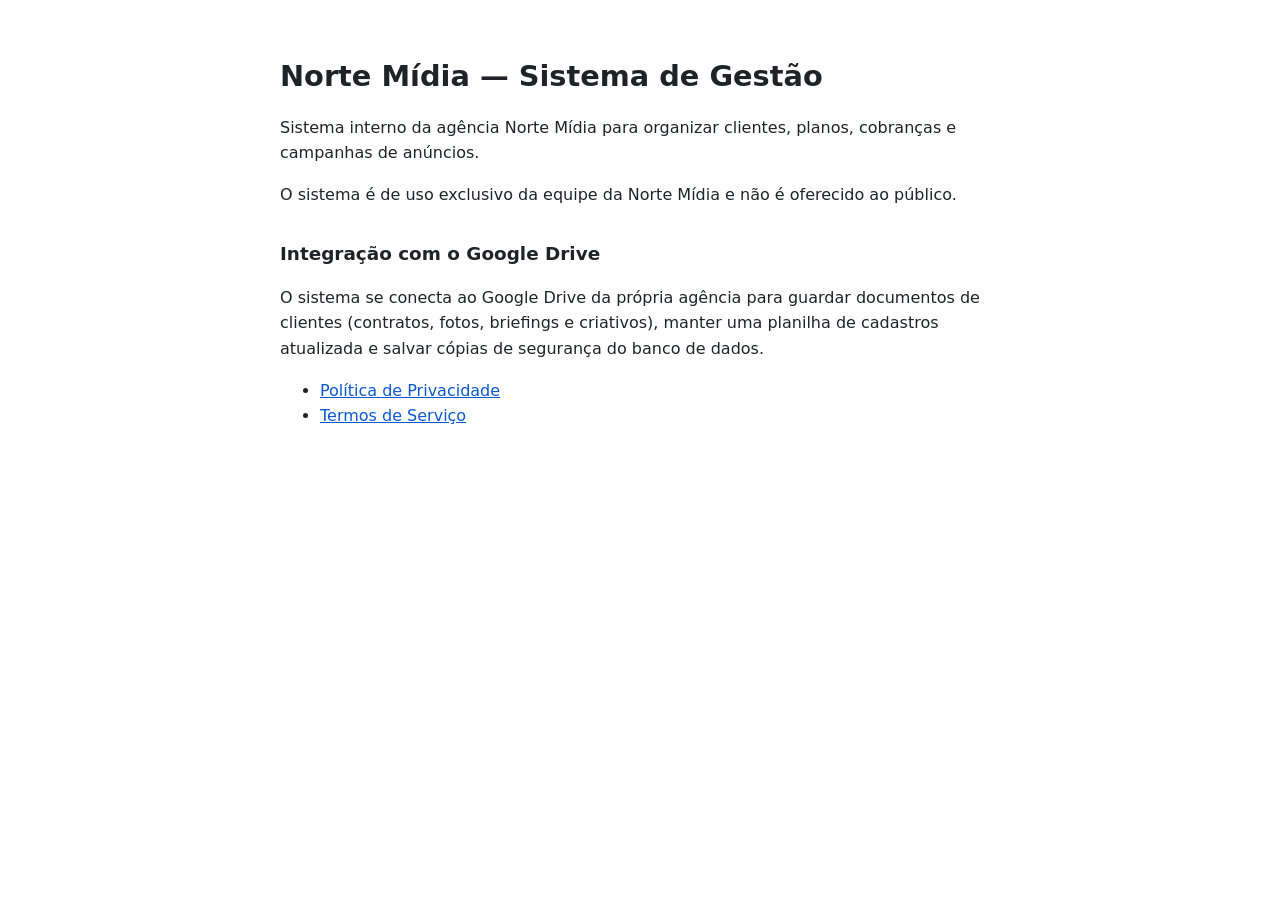
<file: index.html>
<!doctype html>
<html lang="pt-BR">
<head>
<meta charset="utf-8">
<meta name="viewport" content="width=device-width, initial-scale=1">
<title>Norte Mídia — Sistema de Gestão</title>
<link rel="stylesheet" href="estilo.css">
</head>
<body>
<main>
  <h1>Norte Mídia — Sistema de Gestão</h1>
  <p>Sistema interno da agência Norte Mídia para organizar clientes, planos, cobranças e campanhas de anúncios.</p>
  <p>O sistema é de uso exclusivo da equipe da Norte Mídia e não é oferecido ao público.</p>
  <h2>Integração com o Google Drive</h2>
  <p>O sistema se conecta ao Google Drive da própria agência para guardar documentos de clientes (contratos, fotos, briefings e criativos), manter uma planilha de cadastros atualizada e salvar cópias de segurança do banco de dados.</p>
  <ul>
    <li><a href="privacidade.html">Política de Privacidade</a></li>
    <li><a href="termos.html">Termos de Serviço</a></li>
  </ul>
</main>
</body>
</html>
</file>
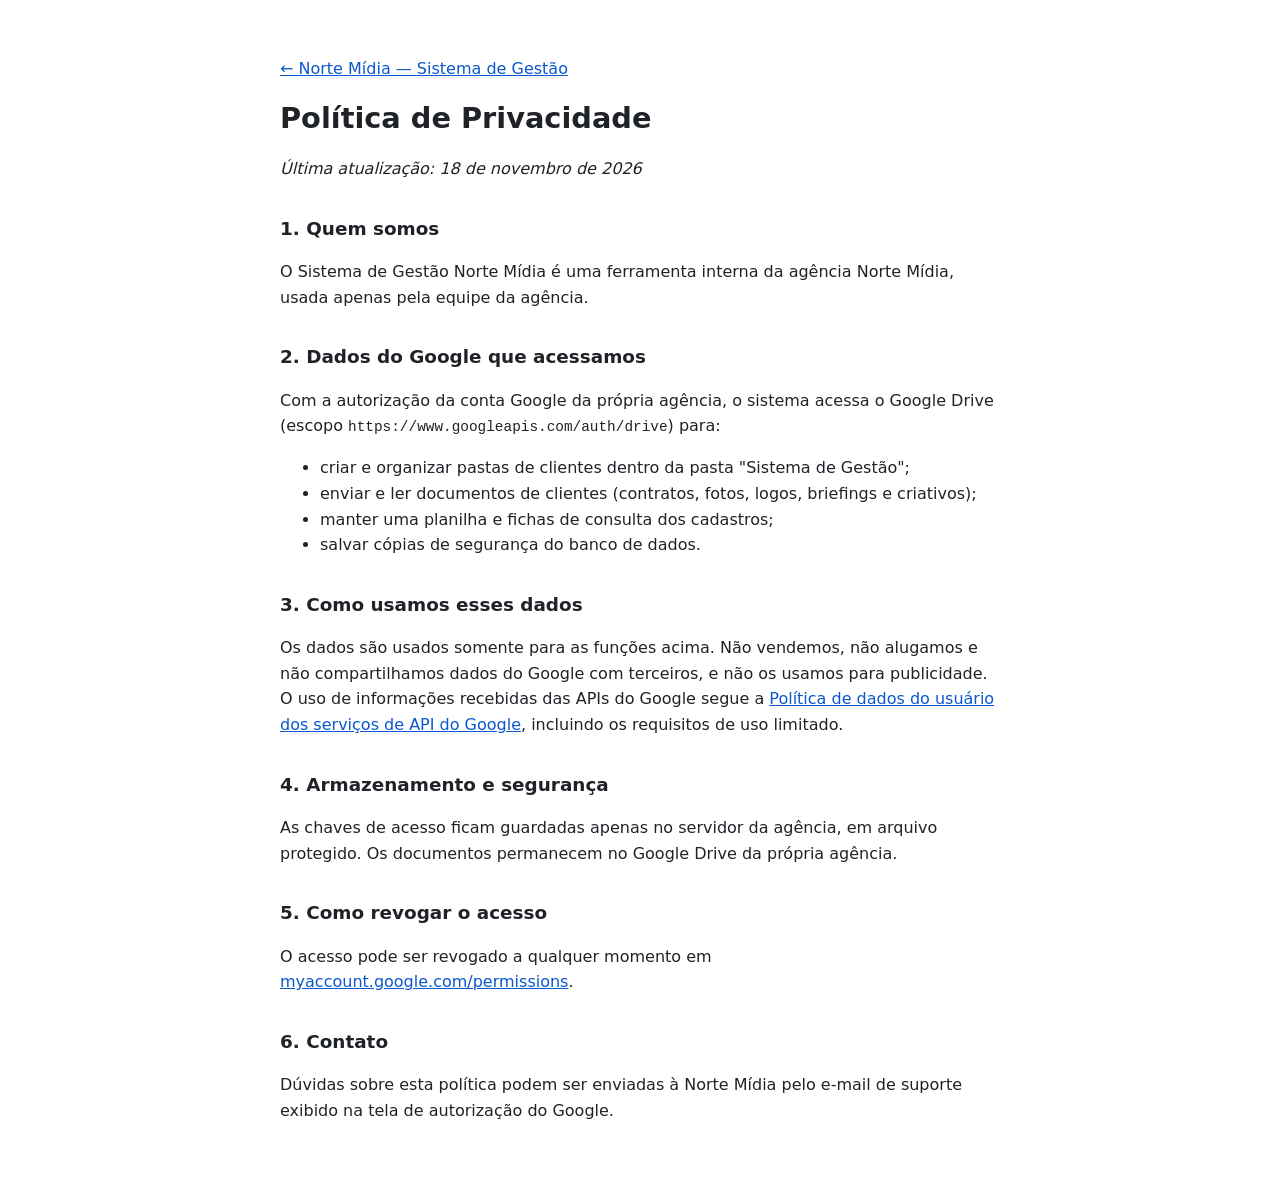
<file: privacidade.html>
<!doctype html>
<html lang="pt-BR">
<head>
<meta charset="utf-8">
<meta name="viewport" content="width=device-width, initial-scale=1">
<title>Política de Privacidade — Norte Mídia</title>
<link rel="stylesheet" href="estilo.css">
</head>
<body>
<main>
  <p><a href="index.html">← Norte Mídia — Sistema de Gestão</a></p>
  <h1>Política de Privacidade</h1>
  <p><em>Última atualização: 18 de novembro de 2026</em></p>

  <h2>1. Quem somos</h2>
  <p>O Sistema de Gestão Norte Mídia é uma ferramenta interna da agência Norte Mídia, usada apenas pela equipe da agência.</p>

  <h2>2. Dados do Google que acessamos</h2>
  <p>Com a autorização da conta Google da própria agência, o sistema acessa o Google Drive (escopo <code>https://www.googleapis.com/auth/drive</code>) para:</p>
  <ul>
    <li>criar e organizar pastas de clientes dentro da pasta "Sistema de Gestão";</li>
    <li>enviar e ler documentos de clientes (contratos, fotos, logos, briefings e criativos);</li>
    <li>manter uma planilha e fichas de consulta dos cadastros;</li>
    <li>salvar cópias de segurança do banco de dados.</li>
  </ul>

  <h2>3. Como usamos esses dados</h2>
  <p>Os dados são usados somente para as funções acima. Não vendemos, não alugamos e não compartilhamos dados do Google com terceiros, e não os usamos para publicidade. O uso de informações recebidas das APIs do Google segue a <a href="https://developers.google.com/terms/api-services-user-data-policy">Política de dados do usuário dos serviços de API do Google</a>, incluindo os requisitos de uso limitado.</p>

  <h2>4. Armazenamento e segurança</h2>
  <p>As chaves de acesso ficam guardadas apenas no servidor da agência, em arquivo protegido. Os documentos permanecem no Google Drive da própria agência.</p>

  <h2>5. Como revogar o acesso</h2>
  <p>O acesso pode ser revogado a qualquer momento em <a href="https://myaccount.google.com/permissions">myaccount.google.com/permissions</a>.</p>

  <h2>6. Contato</h2>
  <p>Dúvidas sobre esta política podem ser enviadas à Norte Mídia pelo e-mail de suporte exibido na tela de autorização do Google.</p>
</main>
</body>
</html>
</file>
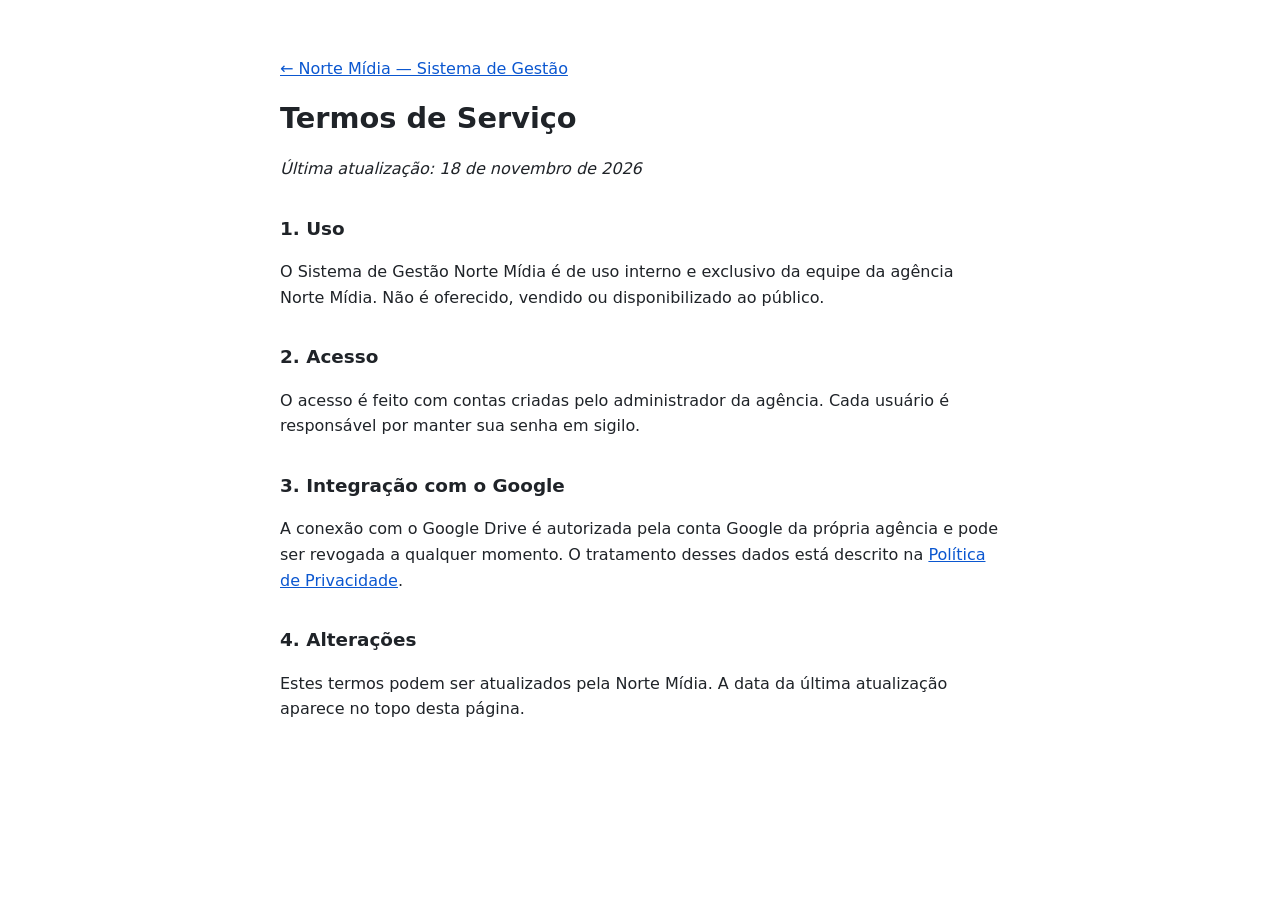
<file: termos.html>
<!doctype html>
<html lang="pt-BR">
<head>
<meta charset="utf-8">
<meta name="viewport" content="width=device-width, initial-scale=1">
<title>Termos de Serviço — Norte Mídia</title>
<link rel="stylesheet" href="estilo.css">
</head>
<body>
<main>
  <p><a href="index.html">← Norte Mídia — Sistema de Gestão</a></p>
  <h1>Termos de Serviço</h1>
  <p><em>Última atualização: 18 de novembro de 2026</em></p>

  <h2>1. Uso</h2>
  <p>O Sistema de Gestão Norte Mídia é de uso interno e exclusivo da equipe da agência Norte Mídia. Não é oferecido, vendido ou disponibilizado ao público.</p>

  <h2>2. Acesso</h2>
  <p>O acesso é feito com contas criadas pelo administrador da agência. Cada usuário é responsável por manter sua senha em sigilo.</p>

  <h2>3. Integração com o Google</h2>
  <p>A conexão com o Google Drive é autorizada pela conta Google da própria agência e pode ser revogada a qualquer momento. O tratamento desses dados está descrito na <a href="privacidade.html">Política de Privacidade</a>.</p>

  <h2>4. Alterações</h2>
  <p>Estes termos podem ser atualizados pela Norte Mídia. A data da última atualização aparece no topo desta página.</p>
</main>
</body>
</html>
</file>
<file: estilo.css>
:root { color-scheme: light dark; --bg: #ffffff; --fg: #1f2328; --link: #0b57d0; }
@media (prefers-color-scheme: dark) { :root { --bg: #16181d; --fg: #e6e6e6; --link: #8ab4f8; } }
body { margin: 0; background: var(--bg); color: var(--fg); font: 16px/1.6 system-ui, -apple-system, "Segoe UI", Roboto, sans-serif; }
main { max-width: 720px; margin: 0 auto; padding: 40px 16px 64px; }
h1 { font-size: 1.8rem; line-height: 1.25; }
h2 { font-size: 1.15rem; margin-top: 2rem; }
a { color: var(--link); }
code { font-size: .9em; overflow-wrap: anywhere; }
</file>
